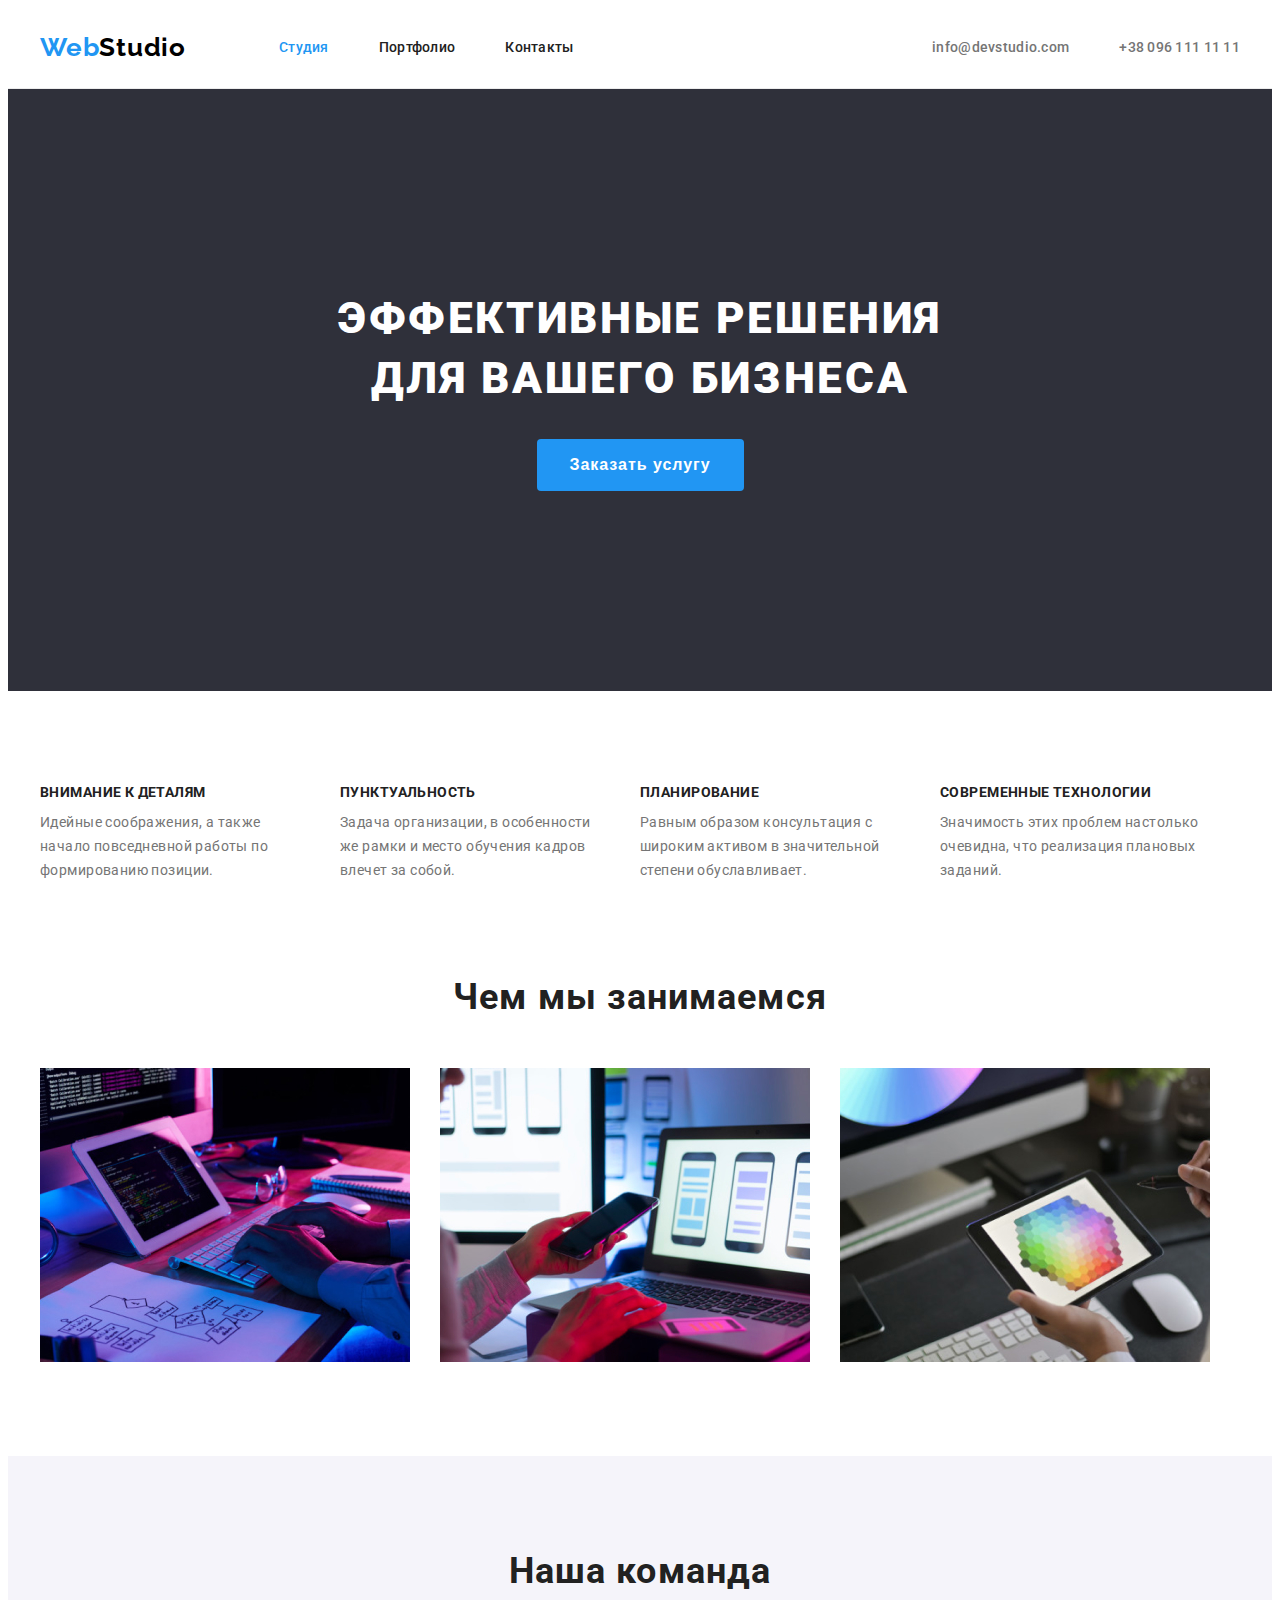
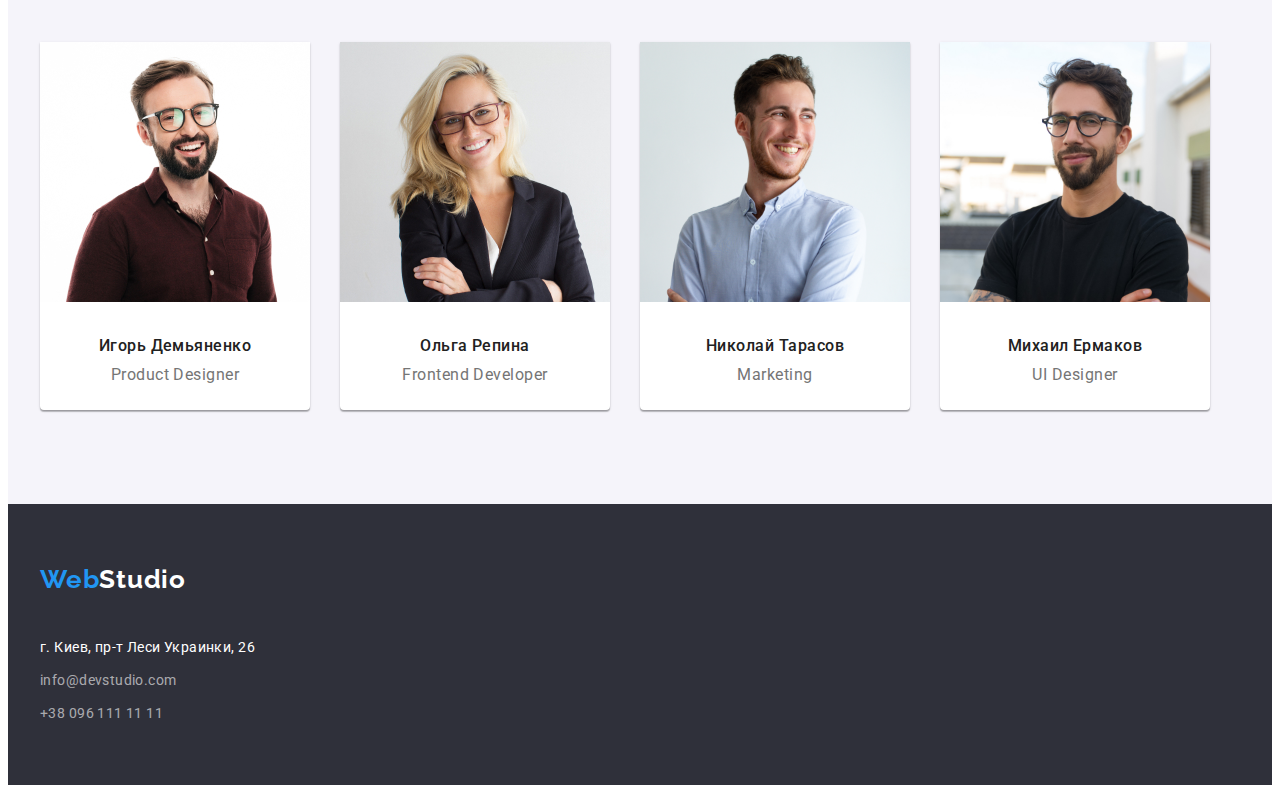
<file: index.html>
<!DOCTYPE html>
<html lang="ru">

<head>
    <meta charset="UTF-8">
    <meta http-equiv="X-UA-Compatible" content="IE=edge">
    <meta name="viewport" content="width=device-width, initial-scale=1.0">
    <title>MyDocument</title>
    <link rel="stylesheet" href="https://cdnjs.cloudflare.com/ajax/libs/modern-normalize/1.1.0/modern-normalize.min.css"
        integrity="sha512-wpPYUAdjBVSE4KJnH1VR1HeZfpl1ub8YT/NKx4PuQ5NmX2tKuGu6U/JRp5y+Y8XG2tV+wKQpNHVUX03MfMFn9Q=="
        crossorigin="anonymous" referrerpolicy="no-referrer" />
    <link rel="preconnect" href="https://fonts.googleapis.com">
    <link rel="preconnect" href="https://fonts.gstatic.com" crossorigin>
    <link href="https://fonts.googleapis.com/css2?family=Raleway:wght@700&family=Roboto:wght@400;500;700;900&display=swap" rel="stylesheet">
    <link rel="stylesheet" href="./css/styles.css" />
</head>

<body>

    <header class="header">
        <div class="container">
        <nav class="header-flex">
        <a class="logo text" href="./index.html">Web<span class="logo-black">Studio</span> 
        </a>
        <ul class="header-nav-list list header-flex">
            <li class="header-item"><a class="header-nav-link text" href="./index.html">Студия</a></li>
            <li class="header-item"><a class="header-nav-item text" href="./portfolio.html">Портфолио</a></li>
            <li class="header-item"><a class="header-nav-item text" href="">Контакты</a></li>
        </ul>
        </nav>
        <div class="header-connect">
        <ul class="list header-flex">
            <li class="header-contact-item"><a class="header-nav-contact text" href="mailto:info@devstudio.com">info@devstudio.com</a></li>
            <li class="header-contact-item"><a class="header-nav-contact text" href="tel:+380961111111">+38 096 111 11 11</a></li>
        </ul>
        </div>
        </div>
    </header>


    <main>
        <section class="hero">
            <div class="container">
            <h1 class="hero-title">Эффективные решения для вашего бизнеса</h1>
            <button class="hero-btn" type="button">Заказать услугу</button>
            </div>
    </section>


        <section class="section-basic">
            <div class="container">
            <h2 hidden>Основное</h2>
            <ul class="basic-list list">
                <li class="basic-item">
                    <h3 class="basic-title">Внимание к деталям</h3>
                    <p class="basic-text">Идейные соображения, а также начало повседневной работы по формированию позиции.</p>
                </li>
                <li class="basic-item">
                    <h3 class="basic-title">Пунктуальность</h3>
                    <p class="basic-text">Задача организации, в особенности же рамки и место обучения кадров влечет за собой.</p>
                </li>
                <li class="basic-item">
                    <h3 class="basic-title">Планирование</h3>
                    <p class="basic-text">Равным образом консультация с широким активом в значительной степени обуславливает.</p>
                </li>
                <li class="basic-item">
                    <h3 class="basic-title">Современные технологии</h3>
                    <p class="basic-text">Значимость этих проблем настолько очевидна, что реализация плановых заданий.</p>
                </li>
            </ul>
            </div>
        </section>


        <section class="Pictures">
            <div class="container">
            <h2 class="Pictures-title">Чем мы занимаемся</h2>
            <ul class="Pictures-list list">
                <li class="Pictures-item">
                    <img class="Pictures-img" src="./images/picture1.jpg" alt="Код" width="370" height="295">
                </li>
                <li class="Pictures-item">
                    <img class="Pictures-img" src="./images/picture2.jpg" alt="Анимация" width="370" height="295">
                </li>
                <li class="Pictures-item">
                    <img class="Pictures-img" src="./images/picture3.jpg" alt="Дизайн" width="370" height="295">
                </li>
            </ul>
            </div>
        </section>


        <section class="team">
            <div class="container">
            <h2 class="team-title">Наша команда</h2>
            <ul class="team-list list">
                <li class="team-item">
                    <img class="team-img" src="./images/igor.jpg" alt="Игорь Демьяненко" width="270">
                    <div class="team-box">
                    <h3 class="team-subtitle">Игорь Демьяненко</h3>
                    <p class="team-text" lang="en">Product Designer</p>
                    </div>
                </li>
                <li class="team-item">
                    <img class="team-img" src="./images/olga.jpg" alt="Ольга Репина" width="270">
                    <div class="team-box">
                        <h3 class="team-subtitle">Ольга Репина</h3>
                    <p class="team-text" lang="en">Frontend Developer</p>
                    </div>
                </li>
                <li class="team-item">
                    <img class="team-img" src="./images/nikolay.jpg" alt="Николай Тарасов" width="270">
                    <div class="team-box">
                        <h3 class="team-subtitle">Николай Тарасов</h3>
                    <p class="team-text" lang="en">Marketing</p>
                    </div>
                </li>
                <li class="team-item">
                    <img class="team-img" src="./images/mihail.jpg" alt="Михаил Ермаков" width="270">
                    <div class="team-box">
                        <h3 class="team-subtitle">Михаил Ермаков</h3>
                    <p class="team-text" lang="en">UI Designer</p>
                    </div>
                </li>
            </ul>
            </div>
        </section>
    </main>

    <footer class="footer">
        <div class="container">
        <a class="logo-footer text" href="">Web<span class="logo-white">Studio</span></a>
        
        <address class="footer-address">
            <ul class="footer-list list">
                <li class="footer-item"><a class="footer-text text" href="https://goo.gl/maps/fxkEnHUCGzXbZ7778" target="_blank" rel="noreferrer noopener">г. Киев, пр-т Леси Украинки, 26 </a></li>

                <li class="footer-item"><a class="footer-contact text" href="mailto:info@devstudio.com"> info@devstudio.com</a></li>
                <li class="footer-item"><a class="footer-contact text" href="tel:+380961111111">+38 096 111 11 11</a></li>
            </ul>
        </address>
        </div>
    </footer>

</body>

</html>
</file>
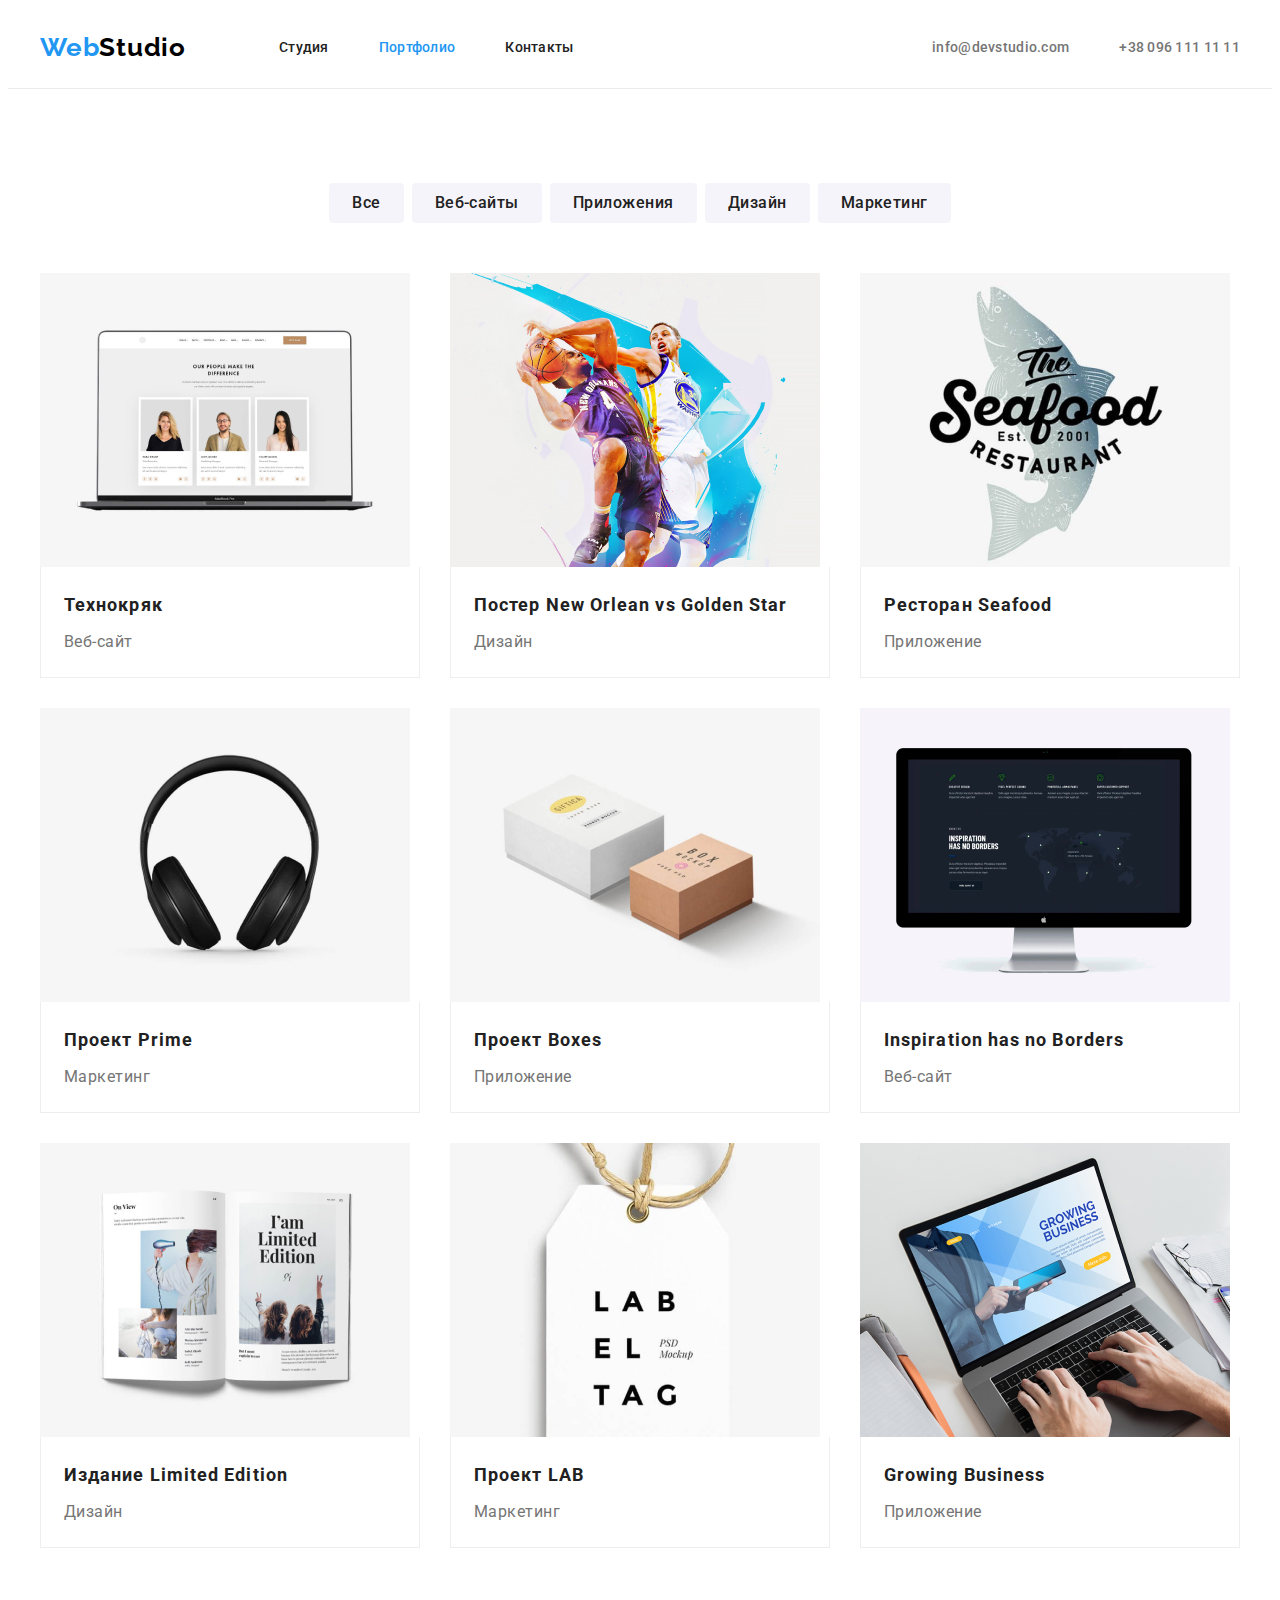
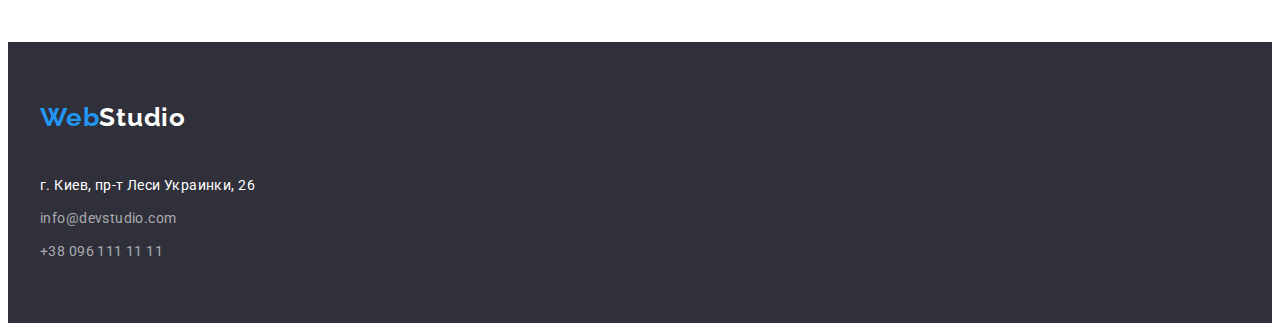
<file: portfolio.html>
<!DOCTYPE html>
<html lang="en">
<head>
    <meta charset="UTF-8">
    <meta http-equiv="X-UA-Compatible" content="IE=edge">
    <meta name="viewport" content="width=device-width, initial-scale=1.0">
    <title>MyDocument</title>
    <link rel="stylesheet" href="https://cdnjs.cloudflare.com/ajax/libs/modern-normalize/1.1.0/modern-normalize.min.css"
        integrity="sha512-wpPYUAdjBVSE4KJnH1VR1HeZfpl1ub8YT/NKx4PuQ5NmX2tKuGu6U/JRp5y+Y8XG2tV+wKQpNHVUX03MfMFn9Q=="
        crossorigin="anonymous" referrerpolicy="no-referrer" />
    <link rel="preconnect" href="https://fonts.googleapis.com">
    <link rel="preconnect" href="https://fonts.gstatic.com" crossorigin>
    <link href="https://fonts.googleapis.com/css2?family=Raleway:wght@700&family=Roboto:wght@400;500;700;900&display=swap" rel="stylesheet">
    <link rel="stylesheet" href="./css/styles.css" />
</head>
<body>
    <header class="header">
        <div class="container">
            <nav class="header-flex">
                <a class="logo text" href="./index.html">Web<span class="logo-black">Studio</span>
                </a>
                <ul class="header-nav-list list header-flex">
                    <li class="header-item"><a class="header-nav-item text" href="./index.html">Студия</a></li>
                    <li class="header-item"><a class="header-nav-link text" href="./portfolio.html">Портфолио</a></li>
                    <li class="header-item"><a class="header-nav-item text" href="">Контакты</a></li>
                </ul>
            </nav>
            <div class="header-connect">
                <ul class="list header-flex">
                    <li class="header-contact-item"><a class="header-nav-contact text"
                            href="mailto:info@devstudio.com">info@devstudio.com</a></li>
                    <li class="header-contact-item"><a class="header-nav-contact text" href="tel:+380961111111">+38 096 111
                            11 11</a></li>
                </ul>
            </div>
        </div>
    </header>
    <main>
    <section class="portfolio">
        <div class="container">
    <h1 hidden>Портфолио</h1>
        <ul class="portfolio-btn-list list">
        <li class="portfolio-btn-item"><button class="portfolio-btn" type="button">Все</button></li>
        <li class="portfolio-btn-item"><button class="portfolio-btn" type="button">Веб-сайты</button></li>
        <li class="portfolio-btn-item"><button class="portfolio-btn" type="button">Приложения</button></li>
        <li class="portfolio-btn-item"><button class="portfolio-btn" type="button">Дизайн</button></li>
        <li class="portfolio-btn-item"><button class="portfolio-btn" type="button">Маркетинг</button></li>
    </ul>

    <ul class="portfolio-list">
        <li class="portfolio-item list">
            <img src="./images/project1.jpg" alt="ноутбук с фото" width="370" height="294">
            <div class="border-text">
                <h2 class="portfolio-title">Технокряк</h2>
            <p class="portfolio-text">Веб-сайт</p>
            </div>
        </li>
        <li class="portfolio-item list">
            <img src="./images/project2.jpg" alt="постер" width="370" height="294">
            <div class="border-text">
                <h2 class="portfolio-title">Постер New Orlean vs Golden Star</h2>
            <p class="portfolio-text">Дизайн</p>
            </div>
        </li>
        <li class="portfolio-item list">
            <img src="./images/project3.jpg" alt="ресторан" width="370" height="294">
            <div class="border-text">
                <h2 class="portfolio-title">Ресторан Seafood</h2>
            <p class="portfolio-text">Приложение</p>
            </div>
        </li>
        <li class="portfolio-item list">
            <img src="./images/project4.jpg" alt="наушники" width="370" height="294">
            <div class="border-text">
                <h2 class="portfolio-title">Проект Prime</h2>
            <p class="portfolio-text">Маркетинг</p>
            </div>
        </li>
        <li class="portfolio-item list">
            <img src="./images/project5.jpg" alt="боксы" width="370" height="294">
            <div class="border-text">
                <h2 class="portfolio-title">Проект Boxes</h2>
            <p class="portfolio-text">Приложение</p>
            </div>
        </li>
        <li class="portfolio-item list">
            <img src="./images/project6.jpg" alt="манитор" width="370" height="294">
            <div class="border-text">
                <h2 class="portfolio-title">Inspiration has no Borders</h2>
            <p class="portfolio-text">Веб-сайт</p>
            </div>
        </li>
        <li class="portfolio-item list">
            <img src="./images/project7.jpg" alt="издание" width="370" height="294">
            <div class="border-text">
                <h2 class="portfolio-title">Издание Limited Edition</h2>
            <p class="portfolio-text">Дизайн</p>
            </div>
        </li>
        <li class="portfolio-item list">
            <img src="./images/project8.jpg" alt="проект ЛАБ" width="370" height="294">
            <div class="border-text">
                <h2 class="portfolio-title">Проект LAB</h2>
            <p class="portfolio-text">Маркетинг</p>
            </div>
        </li>
        <li class="portfolio-item list">
            <img src="./images/project9.jpg" alt="бизнес" width="370" height="294">
            <div class="border-text">
                <h2 class="portfolio-title">Growing Business</h2>
                <p class="portfolio-text">Приложение</p>
            </div>
        </li>
    </ul>
    </div>
  </section>
</main>
<footer class="footer">
    <div class="container">
        <a class="logo-footer text" href="">Web<span class="logo-white">Studio</span></a>

        <address class="footer-address">
            <ul class="footer-list list">
                <li class="footer-item"><a class="footer-text text" href="https://goo.gl/maps/fxkEnHUCGzXbZ7778"
                        target="_blank" rel="noreferrer noopener">г. Киев, пр-т Леси Украинки, 26 </a></li>

                <li class="footer-item"><a class="footer-contact text" href="mailto:info@devstudio.com">
                        info@devstudio.com</a></li>
                <li class="footer-item"><a class="footer-contact text" href="tel:+380961111111">+38 096 111 11 11</a>
                </li>
            </ul>
        </address>
    </div>
</footer>

</body>
</html>
</file>
<file: css/styles.css>
:root {
    --first-text-color: #212121;
    --second-text-color: #757575;
    --third-text-color: #ffffff;
    --accent-color: #2196f3;
    /*--logo-color: #000000; */
    --background-color-general: #FFFFFF;
    --background-color-hero: #2f303a;
    --background-color-team: #f5f4fa;
}

body {
    font-family: "Roboto", sans-serif;
    color: var(--first-text-color);
    background-color: var(--background-color-general);
    letter-spacing: 0.03em;
}
/* подчеркивание ссылок убрать */

.text {
    text-decoration: none;
}

/* точки убрать */
.list {
    list-style: none;
}
/*глобальный сброс стилей по селектору тега для элементов*/
p,
h1,
h2,
h3,
h4,
h5,
h6,
ul {
    margin: 0;
    padding: 0;
}
.container {
    width: 1200px;
    margin: 0 auto;
    padding-right: 15px;
    padding-left: 15px;
    
    /*outline: 1px solid red;*/

}


/*------------------HEADER---------------*/
.header { 
    border-bottom: 1px solid #ececec;
    font-weight: 500;
    font-size: 14px;
    line-height: 1.14;
    letter-spacing: 0.02em; 
}
.header .container {
    display: flex;
    align-items: center;
}
.header-flex {
    display: flex;
    align-items: center;
    
}

.header-nav-contact {
    color: var(--second-text-color);
}
.header-nav-item:hover,
.header-nav-item:focus,
.header-nav-link:hover,
.header-nav-link:focus,
.header-nav-contact:hover,
.header-nav-contact:focus {
    color: var(--accent-color);
}
.header-connect {
    margin-left: auto;
}

.header-item {
    display: block;
    margin-right: 50px;

}
.header-nav-link {
    color: var(--accent-color);
    padding-top: 32px;
    padding-bottom: 32px;
}
.header-nav-item {
color: var(--first-text-color);
padding-top: 32px;
padding-bottom: 32px;

}
.header-contact-item {
    

}

.header-contact-item:not(:last-child) {
    margin-right: 50px;
}
.header-nav-contact {
    color: var(--second-text-color);
    padding-top: 32px;
    padding-bottom: 32px;
}
.logo {
    font-family: 'Raleway'; 
    font-weight: 700;
    font-size: 26px;
    line-height: 1.19;
    letter-spacing: 0.03em;
    color: var(--accent-color);

    align-items: center;
    text-align: center;
    
    padding-top: 24px;
    padding-bottom: 25px;
    margin-right: 93px;
}
.logo-black {
    color: #000000;
    
}

/*---------------MAIN------------------*/

.hero {
    display: flex;
    padding-top: 200px;
    padding-bottom: 200px;

    text-align: center;
    background-color: var(--background-color-hero);
}

.hero-title {
    font-weight: 900;
    font-size: 44px;
    line-height: 1.36;
    text-align: center;
    letter-spacing: 0.06em;
    text-transform: uppercase;;
    
    color: var(--third-text-color);
    
    margin-bottom: 30px;
    margin-left: auto;
    margin-right: auto;
    max-width: 696px;

}

.hero-btn {
    font-weight: 700;
    font-size: 16px;
    line-height: 1.88;
    display: flex;
    align-items: center;
    text-align: center;
    letter-spacing: 0.06em;
    color: var(--third-text-color);
    background-color: var(--accent-color);
    cursor: pointer;

    display: inline-block;
    min-width: 200px;
    border-radius: 4px;
    border: 1px solid transparent;
    padding: 10px 32px;
}

.hero-btn:hover {
    color: #188ce8;
    background-color: var(--background-color-general);
}
.hero-btn:focus {
    color: #188ce8;
    background-color: var(--background-color-general);
}

/*----------------основное--------------*/

.section-basic {
    padding-top: 94px;
    padding-bottom: 94px;
}
.basic-list {
    display: flex;
}

.basic-item {
    display: inline-block;
    width: 270px;
    
}
.basic-item:not(:last-child) {
    margin-right: 30px;
}

.basic-title {
    font-weight: 700;
    font-size: 14px;
    line-height: 1.14;
    letter-spacing: 0.03em;
    text-transform: uppercase;
    color:var(--first-text-color);
    margin-bottom: 10px;
}

.basic-text {
    font-weight: 400;
    font-size: 14px;
    line-height: 1.71;
    letter-spacing: 0.03em;
    color:var(--second-text-color);
}

/*-----------------чем занимаемся----------------*/
.Pictures {
    padding-bottom: 94px;
}

.Pictures-title {
    font-weight: 700;
    font-size: 36px;
    line-height: 42px;
    text-align: center;
    letter-spacing: 0.03em;
    color: var(--first-text-color);
    margin-bottom: 50px;
}

.Pictures-list {
    display: flex;
    
}

.Pictures-item:not(:last-child) {
    margin-right: 30px;
}
.Pictures-img {
    display: block;
    max-width: 100%;
    height: auto;
}



/*------------------наша команда----------------*/
.team {
    background-color: var(--background-color-team);
    padding-top: 94px;
    padding-bottom: 94px;
}

.team-title {
    font-weight: 700;
    font-size: 36px;
    line-height: 42px;
    text-align: center;
    letter-spacing: 0.03em;
    color: var(--first-text-color);
    margin-bottom: 50px;
}

.team-list {
    display: flex;
}
.team-box {
    padding-top: 30px;
    padding-bottom: 30px;
}
.team-item {
    max-width: 270px;
    max-height: 368px;
    
    background-color: var(--background-color-general);
    box-shadow: 
    0px 1px 3px rgba(0, 0, 0, 0.12), 
    0px 1px 1px rgba(0, 0, 0, 0.14), 
    0px 2px 1px rgba(0, 0, 0, 0.2);
    border-radius: 0px 0px 4px 4px;
}
.team-item:not(:last-child) {
    margin-right: 30px;
}
.team-img {
    flex-basis: calc(100% / 4 - 30px);
}

.team-subtitle {
    font-weight: 500;
    font-size: 16px;
    line-height: 1.19;
    text-align: center;
    letter-spacing: 0.03em;
    color:var(--first-text-color);
    
    
    margin-bottom: 10px;

}

.team-text {
    box-sizing: border-box;
    font-weight: 400;
    font-size: 16px;
    line-height: 1.19;
    text-align: center;
    letter-spacing: 0.03em;
    color: var(--second-text-color);
}

/*---------------FOOTER-------------*/
.footer {
    padding-top: 60px;
    padding-bottom: 60px;

    background-color: var(--background-color-hero);
}
.logo-white {
    color: var(--third-text-color);
}
.footer-text {
    font-family: 'Roboto';
        font-style: normal;
        font-weight: 400;
        font-size: 14px;
        line-height: 24px;    
        letter-spacing: 0.03em;
        color: var(--third-text-color);

        display: inline-block;
}
.footer-address {
    margin-top: 20px;
}
.footer-contact {
    font-family: 'Roboto';
        font-style: normal;
        font-weight: 400;
        font-size: 14px;
        line-height: 24px;
        letter-spacing: 0.03em;
        color: rgba(255, 255, 255, 0.6);

        display: inline-block;
}
.footer-item {
    margin-top: 9px;
}
.footer-contact:hover {
    color: var(--accent-color);
}
.footer-contact:focus {
        color: var(--accent-color);
}
.logo-footer {
    font-family: 'Raleway';
    font-weight: 700;
    font-size: 26px;
    line-height: 1.19;
    letter-spacing: 0.03em;
    color: var(--accent-color);

    align-items: center;
    text-align: center;
    display: inline-block;
    margin-bottom: 20px;
}

/*---------------------ПОРТФОЛИО----------------*/
/*----------------------------------------------*/
.portfolio {
    padding-top: 94px;
    padding-bottom: 94px;
}
.portfolio-btn {
    font-family: "Roboto", sans-serif;
    font-weight: 500;
    font-size: 16px;
    line-height: 1.63;
    letter-spacing: 0.03em;
    background-color: var(--background-color-team);
    color: var(--first-text-color);
    cursor: pointer;

    display: inline-block;
    padding: 6px 22px;
    min-width: 73px;
    border-radius: 4px;
    border: 1px solid transparent;

    
    
}
.portfolio-btn:hover {
    background-color: #188ce8;
    color: var(--third-text-color);
}
.portfolio-btn:focus {
    background-color: #188ce8;
    color: var(--third-text-color);
}
.portfolio-btn-list {
    display: flex;
    justify-content: center;
    margin-bottom: 50px;
}
.portfolio-btn-item:not(:last-child) {
    margin-right: 8px;
}
.portfolio-list {
    display: flex;
    flex-wrap: wrap;
    margin: -15px;
}

.portfolio-item {
    margin: 15px;
    width: 370px;
    flex-basis: calc(100% / 3 - 30px);
}

.portfolio-title {
    font-weight: 700;
    font-size: 18px;
    line-height: 2;
    letter-spacing: 0.06em;
    color: var(--first-text-color);
    margin-bottom: 4px;

}

.portfolio-text {
    font-weight: 400;
    font-size: 16px;
    line-height: 1.88;
    letter-spacing: 0.03em;
    color: var(--second-text-color);
}
.border-text {
    margin-top: -4px;
    padding: 20px 23px;
    border-right: 1px solid #eeeeee;
    border-left: 1px solid #eeeeee;
    border-bottom: 1px solid #eeeeee;
    box-sizing: border-box;
}
</file>
